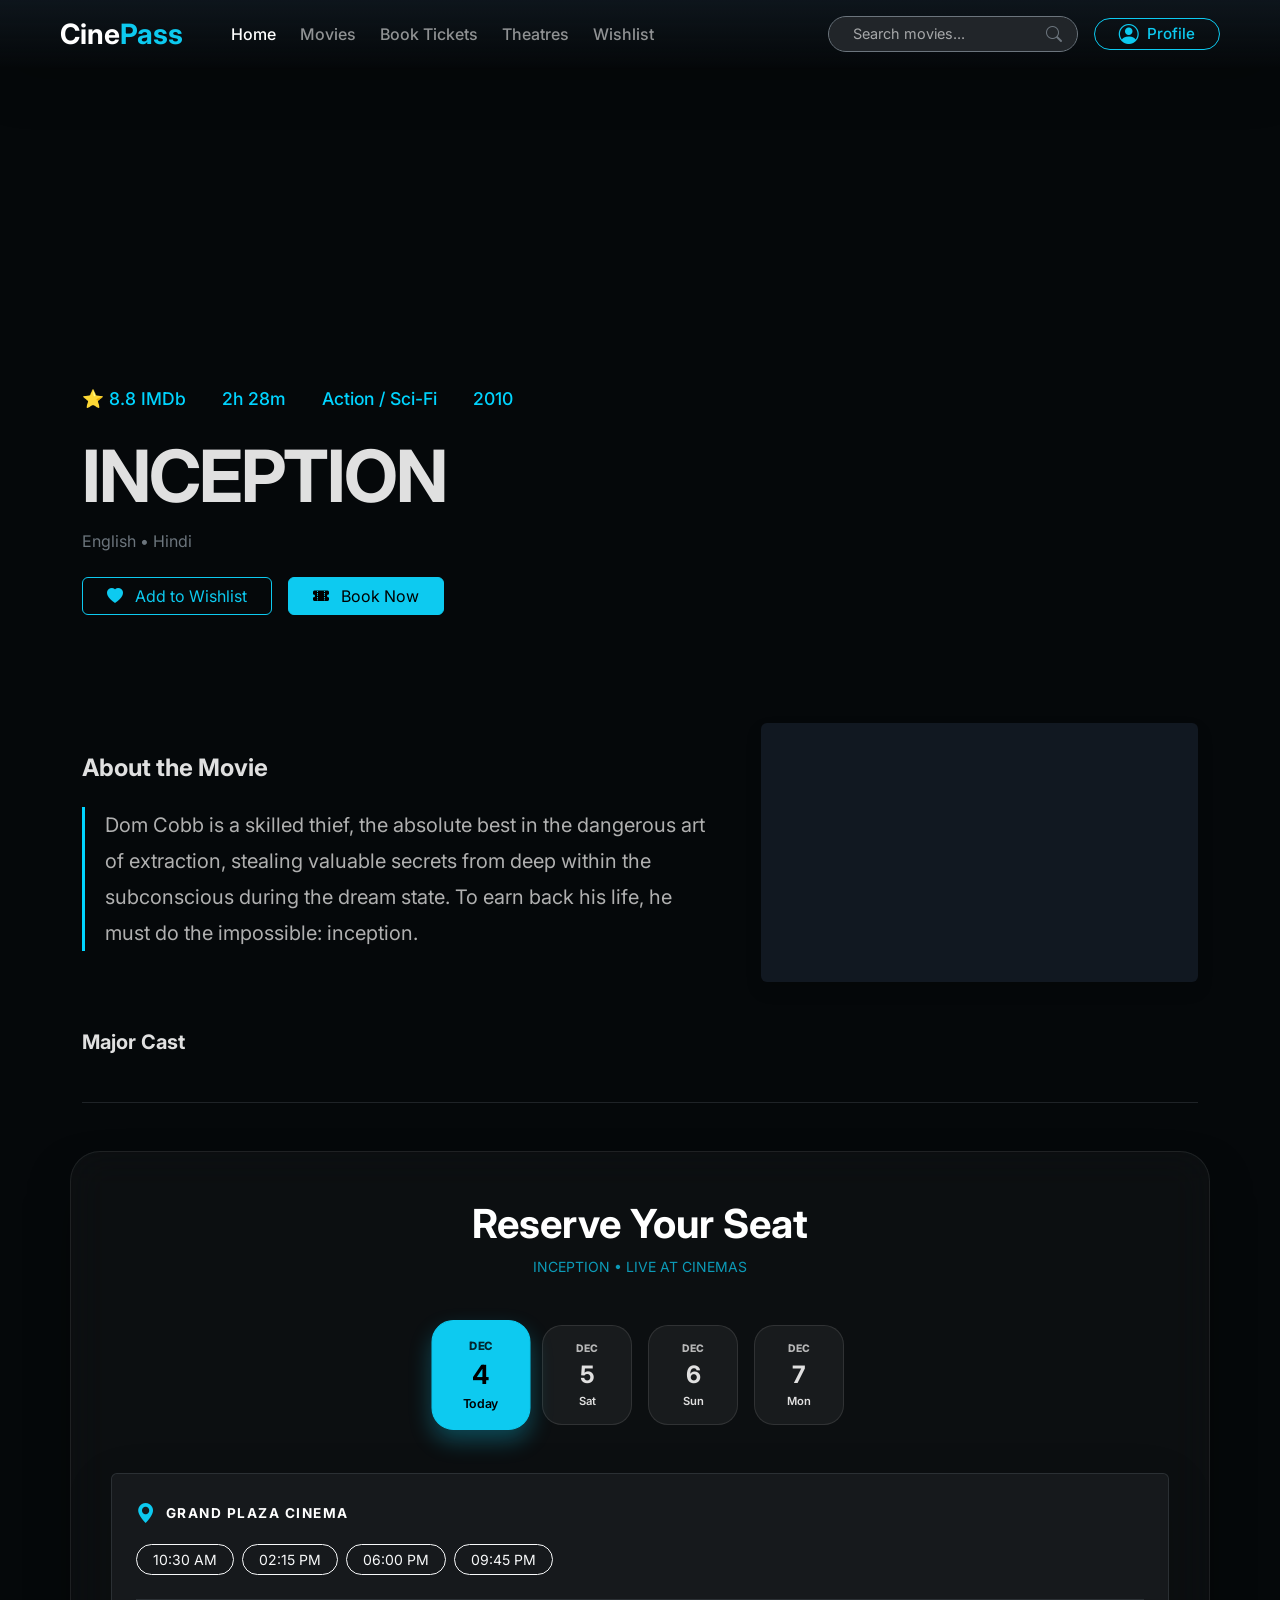
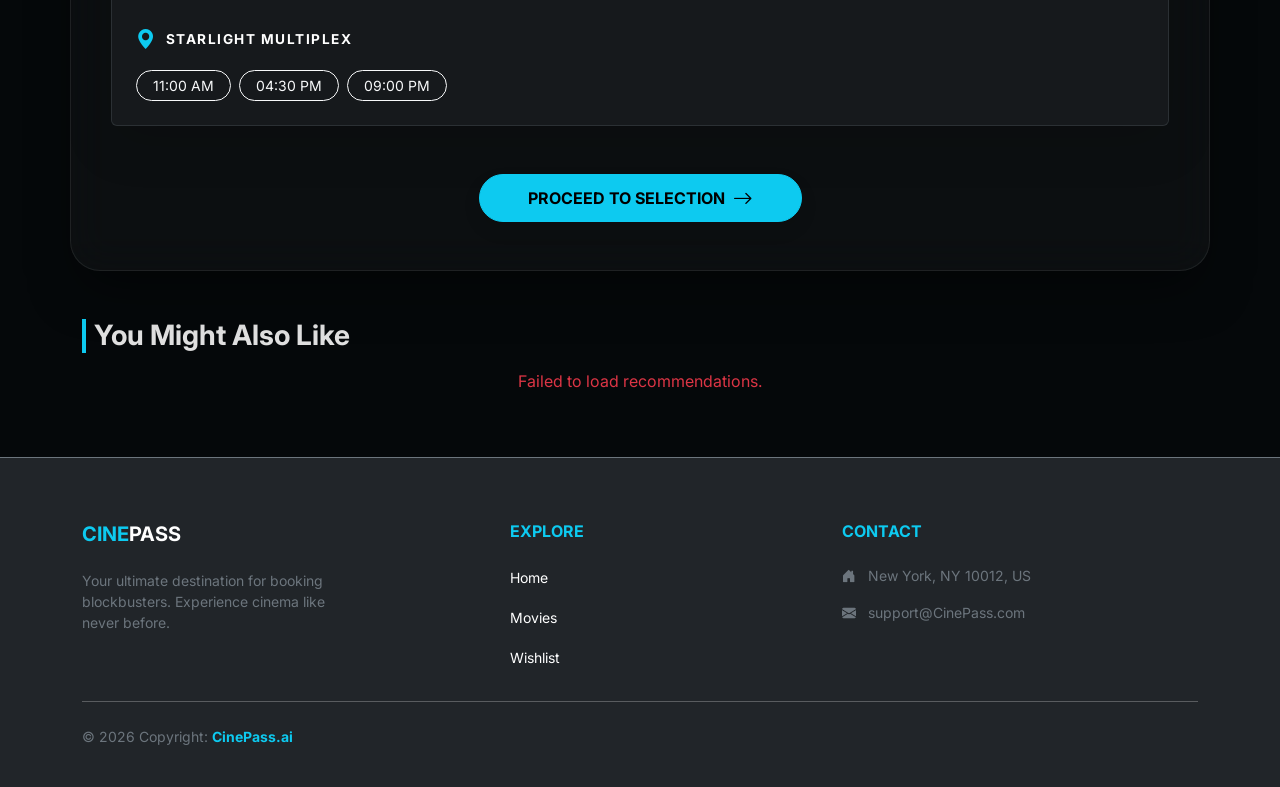
<file: details.html>
<!DOCTYPE html>
<html lang="en">

<head>
    <meta charset="UTF-8">
    <meta name="viewport" content="width=device-width, initial-scale=1.0">
    <title>Movies | CinePass</title>
    <link rel="icon" type="image/png" href="./favicon.png?v=1">
    <link href="https://cdn.jsdelivr.net/npm/bootstrap@5.3.0/dist/css/bootstrap.min.css" rel="stylesheet">
    <link href="https://fonts.googleapis.com/css2?family=Inter:wght@300;400;700&display=swap" rel="stylesheet">
    <link rel="stylesheet" href="https://cdn.jsdelivr.net/npm/bootstrap-icons@1.11.3/font/bootstrap-icons.min.css">
    <link rel="stylesheet" href="style.css">

    <script src="js/config.js" defer></script>
    <script src="js/api.js" defer></script>
    <script src="js/storage.js" defer></script>
    <script src="js/wishlist.js" defer></script>
    <script src="js/details.js" defer></script>
    <script src="js/search.js" defer></script>
    <style>
        /* Custom Search Input Focus */
        .search-input:focus {
            background-color: #212529 !important;
            color: white !important;
            border-color: #0dcaf0 !important;
            box-shadow: 0 0 0 0.25rem rgba(13, 202, 240, 0.25) !important;
        }

        .navbar-nav .nav-link {
            transition: color 0.3s ease-in-out;
        }

        .navbar-nav .nav-link:hover {
            color: #0dcaf0 !important;
        }

        footer a.text-white:hover {
            color: #0dcaf0 !important;
            text-shadow: 0 0 8px rgba(13, 202, 240, 0.4);
            /* Optional: Adds a tiny neon glow to match your theme! */
            transition: color 0.3s ease-in-out, text-shadow 0.3s ease-in-out;
        }
    </style>
</head>

<body>
    <nav class="navbar navbar-expand-lg navbar-dark fixed-top px-lg-5 px-3 shadow-lg" id="mainNavbar">
        <div class="container-fluid">
            <!-- Logo -->
            <a class="navbar-brand fw-bold fs-3 transition-all" href="index.html">
                Cine<span class="text-info">Pass</span>
            </a>

            <!-- Mobile Menu Toggle Button -->
            <button class="navbar-toggler border-0 shadow-none" type="button" data-bs-toggle="collapse"
                data-bs-target="#navbarNav" aria-controls="navbarNav" aria-expanded="false"
                aria-label="Toggle navigation">
                <span class="navbar-toggler-icon"></span>
            </button>

            <!-- Navbar Links & Right-Side Actions -->
            <div class="collapse navbar-collapse" id="navbarNav">

                <!-- Main Navigation Links -->
                <ul class="navbar-nav me-auto mb-2 mb-lg-0 ms-lg-4 gap-lg-2">
                    <li class="nav-item"><a class="nav-link active fw-medium" href="index.html">Home</a></li>
                    <li class="nav-item"><a class="nav-link fw-medium" href="details.html?id=27205">Movies</a></li>
                    <li class="nav-item"><a class="nav-link fw-medium" href="details.html?id=27205#booking-section">Book
                            Tickets</a></li>
                    <li class="nav-item"><a class="nav-link fw-medium" href="theatres.html">Theatres</a></li>
                    <li class="nav-item"><a class="nav-link fw-medium" href="wishlist.html">Wishlist</a></li>
                </ul>

                <!-- Search and Profile Section -->
                <div class="d-flex flex-column flex-lg-row align-items-lg-center gap-3 mt-3 mt-lg-0">

                    <!-- Search Bar -->
                    <!-- Search Bar -->
                    <form class="d-flex position-relative w-100" style="max-width: 250px;" id="searchForm">
                        <input id="searchInput"
                            class="form-control bg-dark text-white border-secondary rounded-pill ps-4 pe-5 search-input"
                            type="search" placeholder="Search movies..." style="font-size: 0.9rem;" required>
                        <button type="submit"
                            class="btn position-absolute end-0 top-50 translate-middle-y text-secondary border-0 shadow-none px-3">
                            <i class="bi bi-search"></i>
                        </button>
                    </form>
                    <!-- Profile Button with Text -->
                    <a href="profile.html"
                        class="btn btn-outline-info rounded-pill d-flex align-items-center gap-2 px-4 py-1 transition-all">
                        <i class="bi bi-person-circle fs-5 lh-1"></i>
                        <span class="fw-medium" style="font-size: 0.95rem;" id="nav-user-name">Profile</span>
                    </a>

                </div>
            </div>
        </div>
    </nav>

    <section class="hero-banner" id="movie-hero">
        <div class="container">
            <div class="hero-content">
                <div class="movie-meta" id="movie-meta">
                    <span class="me-3">⭐ 8.8 IMDb</span>
                    <span class="me-3">2h 28m</span>
                    <span class="me-3">Action / Sci-Fi</span>
                    <span>2010</span>
                </div>
                <h1 class="display-3 fw-bold mt-2" id="movie-title">INCEPTION</h1>
                <p class="text-secondary w-75 d-none d-md-block" id="movie-language">English • Hindi</p>
                <div class="mt-4 d-flex gap-3 flex-wrap">
                    <button class="btn btn-outline-info px-4" id="wishlistBtn">
                        <i class="bi bi-heart-fill me-2"></i> Add to Wishlist
                    </button>
                    <a href="#booking-section" class="btn btn-info px-4" id="bookNowBtn">
                        <i class="bi bi-ticket-perforated-fill me-2"></i> Book Now
                    </a>
                </div>
            </div>
        </div>
    </section>

    <div class="container mt-5">
        <div class="row g-5 align-items-center">
            <div class="col-lg-7">
                <h4 class="mb-4 fw-bold">About the Movie</h4>
                <p class="synopsis-text mb-0 fs-5" id="movie-overview">
                    Dom Cobb is a skilled thief, the absolute best in the dangerous art of extraction, stealing valuable
                    secrets from deep within the subconscious during the dream state. To earn back his life, he must do
                    the impossible: inception.
                </p>
            </div>
            <div class="col-lg-5">
                <div class="trailer-box rounded overflow-hidden shadow">
                    <div class="ratio ratio-16x9">
                        <iframe id="movie-trailer" allowfullscreen></iframe>
                    </div>
                </div>
            </div>
        </div>

        <div class="row mt-5">
            <div class="col-12">
                <h5 class="mb-4 fw-bold">Major Cast</h5>
                <div id="cast-container" class="row g-4 text-center"></div>
            </div>
        </div>

        <hr class="my-5 border-secondary opacity-25">
    </div>

    <div class="container py-5 booking-glass-container" id="booking-section">
        <!-- Header Section -->
        <div class="booking-header text-center mb-5">
            <h2 class="display-6 fw-bold text-white mb-2">Reserve Your Seat</h2>
            <p class="text-info opacity-75 small text-uppercase"><span id="dynamic-booking-title">Inception</span> •
                Live at Cinemas</p>
        </div>

        <!-- Dynamic Date Selection Wrapper -->
        <div class="date-scroll-wrapper mb-5">
            <div class="d-flex justify-content-center gap-3" id="date-container">
                <!-- Dynamic calendar dates injected here via JS -->
            </div>
        </div>

        <!-- Unified Venue Selection Block -->
        <div
            class="venue-selection p-4 rounded bg-dark bg-opacity-50 border border-secondary border-opacity-25 shadow-lg">

            <!-- Venue 1 -->
            <div class="venue-group mb-4 pb-4 border-bottom border-secondary border-opacity-25">
                <p class="venue-label fw-bold text-white mb-3 d-flex align-items-center">
                    <i class="bi bi-geo-alt-fill text-info me-2 fs-5"></i>Grand Plaza Cinema
                </p>
                <div class="time-grid d-flex gap-2 flex-wrap">
                    <a href="seat-selection.html"
                        class="btn btn-outline-light btn-sm rounded-pill px-3 py-1.5 transition-all">10:30 AM</a>
                    <a href="seat-selection.html"
                        class="btn btn-outline-light btn-sm rounded-pill px-3 py-1.5 transition-all">02:15 PM</a>
                    <a href="seat-selection.html"
                        class="btn btn-outline-light btn-sm rounded-pill px-3 py-1.5 transition-all">06:00 PM</a>
                    <a href="seat-selection.html"
                        class="btn btn-outline-light btn-sm rounded-pill px-3 py-1.5 transition-all">09:45 PM</a>
                </div>
            </div>

            <!-- Venue 2 -->
            <div class="venue-group">
                <p class="venue-label fw-bold text-white mb-3 d-flex align-items-center">
                    <i class="bi bi-geo-alt-fill text-info me-2 fs-5"></i>Starlight Multiplex
                </p>
                <div class="time-grid d-flex gap-2 flex-wrap">
                    <a href="seat-selection.html"
                        class="btn btn-outline-light btn-sm rounded-pill px-3 py-1.5 transition-all">11:00 AM</a>
                    <a href="seat-selection.html"
                        class="btn btn-outline-light btn-sm rounded-pill px-3 py-1.5 transition-all">04:30 PM</a>
                    <a href="seat-selection.html"
                        class="btn btn-outline-light btn-sm rounded-pill px-3 py-1.5 transition-all">09:00 PM</a>
                </div>
            </div>

        </div>

        <!-- CTA Button Block -->
        <div class="text-center mt-5">
            <a href="seat-selection.html"
                class="btn btn-info btn-lg px-5 py-2.5 rounded-pill shadow d-inline-flex align-items-center gap-2 transition-all fw-bold text-uppercase fs-6">
                <span>Proceed to Selection</span>
                <i class="bi bi-arrow-right fs-5"></i>
            </a>
        </div>
    </div>
    <!-- You Might Also Like Section -->
    <!-- You Might Also Like Section -->
<div class="container mt-5 mb-5">
    <h3 class="fw-bold mb-4 border-start border-info border-4 ps-2">You Might Also Like</h3>
    
    <!-- Empty grid where JS will inject the movies -->
    <div class="row row-cols-2 row-cols-sm-3 row-cols-md-4 row-cols-lg-5 g-4" id="similar-movies-grid">
        <!-- Spinner shows while loading -->
        <div class="col-12 w-100 text-center text-secondary py-4" id="similar-loading">
            <div class="spinner-border text-info" role="status">
                <span class="visually-hidden">Loading...</span>
            </div>
        </div>
    </div>
</div>

    <footer class="bg-dark text-white pt-5 pb-4 mt-5 border-top border-secondary">
        <div class="container text-center text-md-start">
            <div class="row">
                <div class="col-md-3 mt-3">
                    <h5 class="text-uppercase mb-4 fw-bold text-info">Cine<span class="text-white">Pass</span></h5>
                    <p class="small text-secondary">Your ultimate destination for booking blockbusters. Experience
                        cinema like never before.</p>
                </div>
                <div class="col-md-2 mt-3 mx-auto">
                    <h6 class="text-uppercase mb-4 fw-bold text-info">Explore</h6>
                    <p><a href="index.html" class="text-white text-decoration-none small">Home</a></p>
                    <p><a href="details.html?id=27205" class="text-white text-decoration-none small">Movies</a></p>
                    <p><a href="wishlist.html" class="text-white text-decoration-none small">Wishlist</a></p>
                </div>
                <div class="col-md-4 mt-3 text-secondary">
                    <h6 class="text-uppercase mb-4 fw-bold text-info">Contact</h6>
                    <p class="small"><i class="bi bi-house-door-fill me-2"></i> New York, NY 10012, US</p>
                    <p class="small"><i class="bi bi-envelope-fill me-2"></i> support@CinePass.com</p>
                </div>
            </div>
            <hr class="mb-4">
            <div class="row align-items-center">
                <div class="col-md-7">
                    <p class="small text-secondary text-center text-md-start">
                        &copy; 2026 Copyright: <strong class="text-info">CinePass.ai</strong>
                    </p>
                </div>
            </div>
        </div>
    </footer>

    <script src="https://cdn.jsdelivr.net/npm/bootstrap@5.3.0/dist/js/bootstrap.bundle.min.js"></script>
    <script>
        window.addEventListener('scroll', function () {
            const nav = document.getElementById('mainNavbar');
            if (window.scrollY > 50) {
                nav.style.background = 'rgba(5, 8, 10, 0.95)';
                nav.style.backdropFilter = 'blur(10px)';
            } else {
                nav.style.background = 'linear-gradient(to bottom, rgba(15, 23, 30, 0.9), rgba(15, 23, 30, 0))';
                nav.style.backdropFilter = 'none';
            }
        });

        // Navbar transparent-to-solid scroll logic
        window.addEventListener('scroll', function () {
            const nav = document.getElementById('mainNavbar');
            if (window.scrollY > 50) {
                nav.style.background = 'rgba(5, 8, 10, 0.95)';
                nav.style.backdropFilter = 'blur(10px)';
            } else {
                nav.style.background = 'linear-gradient(to bottom, rgba(15, 23, 30, 0.9), rgba(15, 23, 30, 0))';
                nav.style.backdropFilter = 'none';
            }
        });

        // Dynamic Showtimes Dates Generator
        function generateBookingDates() {
            const container = document.getElementById('date-container');
            if (!container) return;

            const months = ["JAN", "FEB", "MAR", "APR", "MAY", "JUN", "JUL", "AUG", "SEP", "OCT", "NOV", "DEC"];
            const days = ["Sun", "Mon", "Tue", "Wed", "Thu", "Fri", "Sat"];
            let dateHTML = '';

            for (let i = 0; i < 4; i++) {
                const currentDate = new Date();
                currentDate.setDate(currentDate.getDate() + i);

                const monthStr = months[currentDate.getMonth()];
                const dateNum = currentDate.getDate();
                const dayLabel = (i === 0) ? 'Today' : days[currentDate.getDay()];
                const activeClass = (i === 0) ? 'active' : '';

                dateHTML += `
                    <div class="date-item ${activeClass}">
                        <span class="month">${monthStr}</span>
                        <span class="num">${dateNum}</span>
                        <span class="day-name">${dayLabel}</span>
                    </div>
                `;
            }
            container.innerHTML = dateHTML;
        }

        // Run as soon as the DOM settles
        document.addEventListener('DOMContentLoaded', generateBookingDates);
    </script>
</body>

</html>
</file>
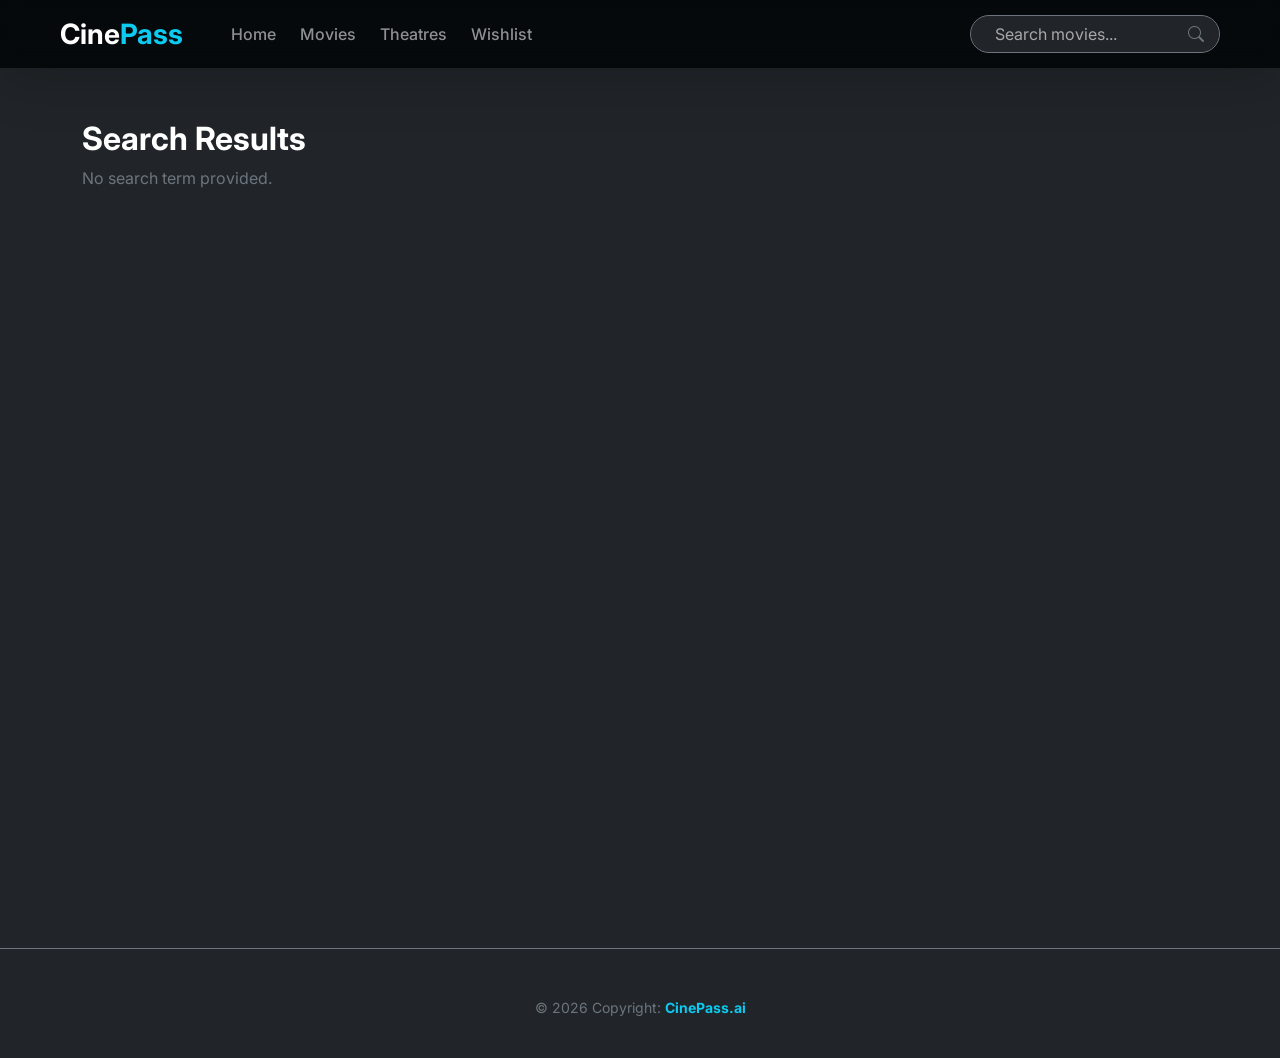
<file: search-results.html>
<!DOCTYPE html>
<html lang="en">

<head>
    <meta charset="UTF-8">
    <meta name="viewport" content="width=device-width, initial-scale=1.0">
    <title>Search Results | CinePass</title>
    <link rel="icon" type="image/png" href="./favicon.png?v=1">
    <link href="https://cdn.jsdelivr.net/npm/bootstrap@5.3.0/dist/css/bootstrap.min.css" rel="stylesheet">
    <link rel="stylesheet" href="style.css">
    <link href="https://fonts.googleapis.com/css2?family=Inter:wght@300;400;700&display=swap" rel="stylesheet">
    <link rel="stylesheet" href="https://cdn.jsdelivr.net/npm/bootstrap-icons@1.11.3/font/bootstrap-icons.min.css">
    <style>
        /* Custom Search Input Focus */
        .search-input:focus {
            background-color: #212529 !important;
            color: white !important;
            border-color: #0dcaf0 !important;
            box-shadow: 0 0 0 0.25rem rgba(13, 202, 240, 0.25) !important;
        }

        .navbar-nav .nav-link {
            transition: color 0.3s ease-in-out;
        }

        .navbar-nav .nav-link:hover {
            color: #0dcaf0 !important;
        }
    </style>
</head>

<body class="bg-dark text-white">

    <!-- Navbar -->
    <nav class="navbar navbar-expand-lg navbar-dark fixed-top px-lg-5 px-3 shadow-lg"
        style="background: rgba(5, 8, 10, 0.95); backdrop-filter: blur(10px);">
        <div class="container-fluid">
            <a class="navbar-brand fw-bold fs-3" href="index.html">
                Cine<span class="text-info">Pass</span>
            </a>
            <button class="navbar-toggler border-0 shadow-none" type="button" data-bs-toggle="collapse"
                data-bs-target="#navbarNav">
                <span class="navbar-toggler-icon"></span>
            </button>
            <div class="collapse navbar-collapse" id="navbarNav">
                <ul class="navbar-nav me-auto mb-2 mb-lg-0 ms-lg-4 gap-lg-2">
                    <li class="nav-item"><a class="nav-link fw-medium" href="index.html">Home</a></li>
                    <li class="nav-item"><a class="nav-link fw-medium" href="details.html?id=27205">Movies</a></li>
                    <li class="nav-item"><a class="nav-link fw-medium" href="theatres.html">Theatres</a></li>
                    <li class="nav-item"><a class="nav-link fw-medium" href="wishlist.html">Wishlist</a></li>
                </ul>
                <div class="d-flex flex-column flex-lg-row align-items-lg-center gap-3">
                    <!-- Removed the second class attribute from the form -->
                    <form class="d-flex position-relative w-100" style="max-width: 250px;" id="searchForm">

                        <!-- Added 'search-input' to the input's class list -->
                        <input id="searchInput"
                            class="search-input form-control bg-dark text-white border-secondary rounded-pill ps-4 pe-5"
                            type="search" placeholder="Search movies...">

                        <button type="submit"
                            class="btn position-absolute end-0 top-50 translate-middle-y text-secondary border-0 shadow-none px-3">
                            <i class="bi bi-search"></i>
                        </button>
                    </form>
                </div>
            </div>
        </div>
    </nav>

    <!-- Main Results Container -->
    <div class="container mt-5 pt-5 min-vh-100">
        <div class="row pt-4">
            <div class="col-12">
                <h2 class="fw-bold mb-2">Search Results</h2>
                <p class="text-secondary mb-4" id="search-status">Searching for movies...</p>
            </div>
        </div>

        <!-- Movie Grid Grid -->
        <div class="row row-cols-2 row-cols-sm-3 row-cols-md-4 row-cols-lg-5 g-4 g-lg-4 gy-3 mb-5" id="results-grid">
            <!-- Dynamic movie cards will inject here -->
        </div>
    </div>

    <!-- Footer -->
    <footer class="bg-dark text-white pt-5 pb-4 border-top border-secondary">
        <div class="container text-center text-md-start">
            <p class="small text-secondary text-center">© 2026 Copyright: <strong class="text-info">CinePass.ai</strong>
            </p>
        </div>
    </footer>

    <!-- Scripts -->
    <script src="https://cdn.jsdelivr.net/npm/bootstrap@5.3.0/dist/js/bootstrap.bundle.min.js"></script>
    <script src="js/config.js"></script>
    <script src="js/api.js"></script>
    <script src="js/search-results.js"></script>
    <script src="js/search.js"></script>
</body>

</html>
</file>
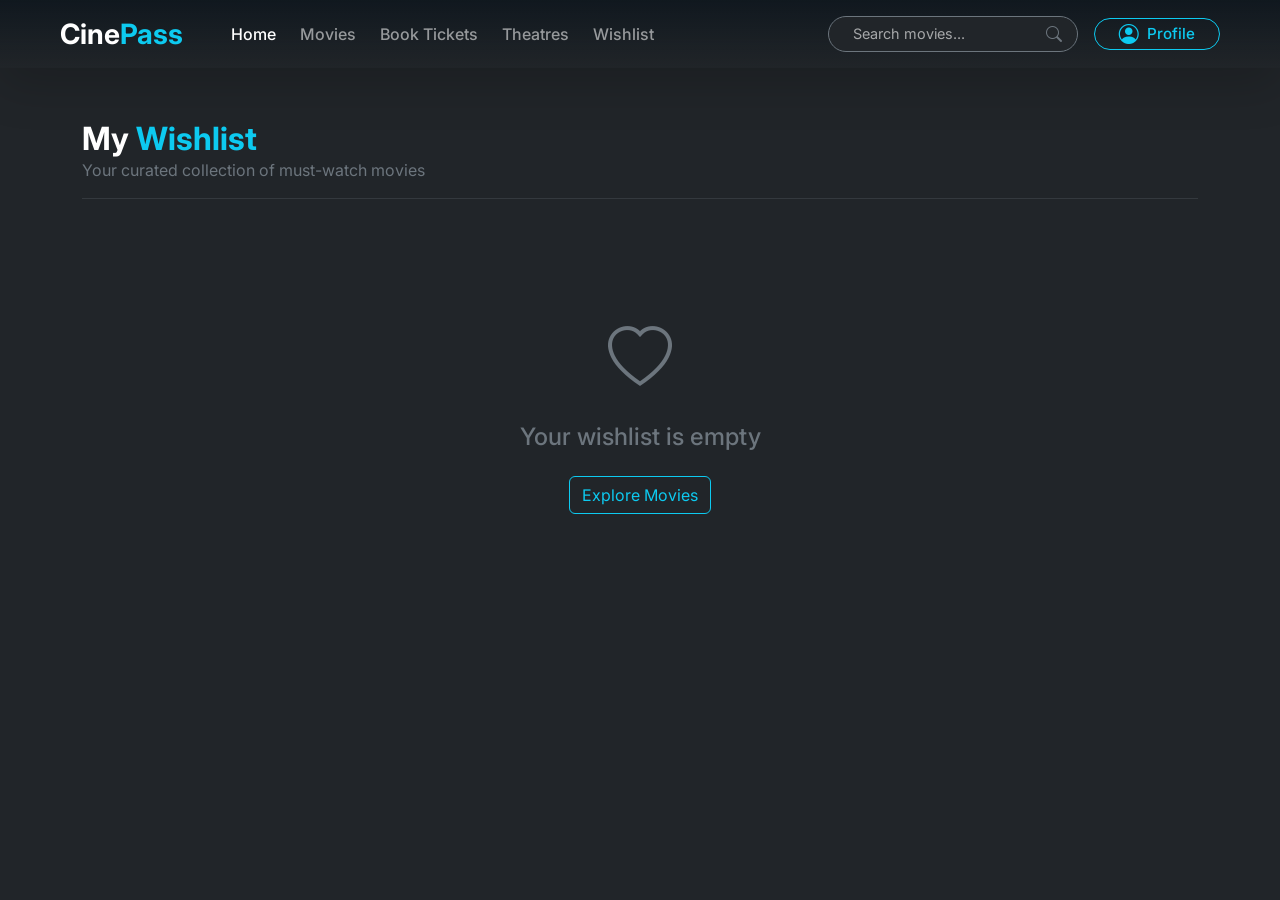
<file: wishlist.html>
<!DOCTYPE html>
<html lang="en">

<head>
    <meta charset="UTF-8">
    <meta name="viewport" content="width=device-width, initial-scale=1.0">
    <title>My Wishlist | CinePass</title>
    <link rel="icon" type="image/png" href="./favicon.png?v=1">
    <link rel="icon" type="image/png" href="./favicon.png?v=1">
    <link href="https://cdn.jsdelivr.net/npm/bootstrap@5.3.0/dist/css/bootstrap.min.css" rel="stylesheet">
    <link href="https://fonts.googleapis.com/css2?family=Inter:wght@300;400;700&display=swap" rel="stylesheet">
    <link rel="stylesheet" href="https://cdn.jsdelivr.net/npm/bootstrap-icons@1.11.3/font/bootstrap-icons.min.css">
    <link rel="stylesheet" href="style.css">
    <style>
        /* Custom Search Input Focus */
        .search-input:focus {
            background-color: #212529 !important;
            color: white !important;
            border-color: #0dcaf0 !important;
            box-shadow: 0 0 0 0.25rem rgba(13, 202, 240, 0.25) !important;
        }

        .navbar-nav .nav-link {
            transition: color 0.3s ease-in-out;
        }

        .navbar-nav .nav-link:hover {
            color: #0dcaf0 !important;
        }
    </style>
</head>

<body class="bg-dark text-white">
    <nav class="navbar navbar-expand-lg navbar-dark fixed-top px-lg-5 px-3 shadow-lg" id="mainNavbar">
        <div class="container-fluid">
            <!-- Logo -->
            <a class="navbar-brand fw-bold fs-3 transition-all" href="index.html">
                Cine<span class="text-info">Pass</span>
            </a>

            <!-- Mobile Menu Toggle Button -->
            <button class="navbar-toggler border-0 shadow-none" type="button" data-bs-toggle="collapse"
                data-bs-target="#navbarNav" aria-controls="navbarNav" aria-expanded="false"
                aria-label="Toggle navigation">
                <span class="navbar-toggler-icon"></span>
            </button>

            <!-- Navbar Links & Right-Side Actions -->
            <div class="collapse navbar-collapse" id="navbarNav">

                <!-- Main Navigation Links -->
                <ul class="navbar-nav me-auto mb-2 mb-lg-0 ms-lg-4 gap-lg-2">
                    <li class="nav-item"><a class="nav-link active fw-medium" href="index.html">Home</a></li>
                    <li class="nav-item"><a class="nav-link fw-medium" href="details.html?id=27205">Movies</a></li>
                    <li class="nav-item"><a class="nav-link fw-medium" href="details.html?id=27205#booking-section">Book
                            Tickets</a></li>
                    <li class="nav-item"><a class="nav-link fw-medium" href="theatres.html">Theatres</a></li>
                    <li class="nav-item"><a class="nav-link fw-medium" href="wishlist.html">Wishlist</a></li>
                </ul>

                <!-- Search and Profile Section -->
                <div class="d-flex flex-column flex-lg-row align-items-lg-center gap-3 mt-3 mt-lg-0">

                    <!-- Search Bar -->
                    <!-- Search Bar -->
<form class="d-flex position-relative w-100" style="max-width: 250px;" id="searchForm">
    <input
        id="searchInput"
        class="form-control bg-dark text-white border-secondary rounded-pill ps-4 pe-5 search-input"
        type="search" placeholder="Search movies..." style="font-size: 0.9rem;" required>
    <button type="submit"
        class="btn position-absolute end-0 top-50 translate-middle-y text-secondary border-0 shadow-none px-3">
        <i class="bi bi-search"></i>
    </button>
</form>
                    <!-- Profile Button with Text -->
                    <a href="profile.html"
                        class="btn btn-outline-info rounded-pill d-flex align-items-center gap-2 px-4 py-1 transition-all">
                        <i class="bi bi-person-circle fs-5 lh-1"></i>
                        <span class="fw-medium" style="font-size: 0.95rem;" id="nav-user-name">Profile</span>
                    </a>

                </div>
            </div>
        </div>
    </nav>

    <div class="container" style="padding-top: 120px;">
        <div class="row mb-5">
            <div class="col-12">
                <h2 class="fw-bold mb-0">My <span class="text-info">Wishlist</span></h2>
                <p class="text-secondary">Your curated collection of must-watch movies</p>
                <hr class="border-secondary opacity-25">
            </div>
        </div>

        <div id="wishlist-container" class="row g-4">
            <div class="col-12 text-center py-5" id="loader">
                <div class="spinner-border text-info" role="status"></div>
                <p class="mt-3 text-secondary text-uppercase tracking-widest small">Loading your favorites...</p>
            </div>
        </div>
    </div>

    <script src="https://cdn.jsdelivr.net/npm/bootstrap@5.3.0/dist/js/bootstrap.bundle.min.js"></script>
    <script src="js/storage.js"></script>
    <script src="js/wishlist.js"></script>
    <script>
        window.addEventListener('scroll', function () {
            const nav = document.getElementById('mainNavbar');
            if (window.scrollY > 50) {
                nav.style.background = 'rgba(5, 8, 10, 0.95)';
                nav.style.backdropFilter = 'blur(10px)';
            } else {
                nav.style.background = 'linear-gradient(to bottom, rgba(15, 23, 30, 0.9), rgba(15, 23, 30, 0))';
                nav.style.backdropFilter = 'none';
            }
        });
    </script>
</body>

</html>
</file>
<file: style.css>
:root {
    --bg-dark: #0f171e;
    --accent-blue: #1a98ff;
    --card-width: 220px;
    --glass-bg: rgba(15, 23, 30, 0.7);
    --neon-blue: #00d4ff;
    --deep-dark: #05080a;
    --surface: #111821;
    --bg-dark: #0f171e;         /* Your Amazon Style Dark Blue */
            --deep-dark: #05080a;      /* True Black for depth */
            --accent-blue: #00d4ff;    /* Your Neon Cyan */
            --color-available: #2ecc71; /* Success Green */
            --color-selected: #f1c40f;  /* Selection Gold */
            --color-occupied: #e74c3c;  /* Danger Red */
}

body {
    background-color: var(--bg-dark);
    color: white;
    font-family: 'Poppins', sans-serif;
    overflow-x: hidden;
}

.navbar {
    background: linear-gradient(to bottom, rgba(15, 23, 30, 0.9), rgba(15, 23, 30, 0));
    transition: 0.4s;
}

.form-control.bg-dark {
    color: white !important;
}

/* This targets the "Search movies..." placeholder text */
.form-control.bg-dark::placeholder {
    color: rgba(255, 255, 255, 0.6) !important;
}

#search:hover {
    background-color: transparent;
    color: white;
}

/* Hero Carousel Styling */
.carousel-item img {
    height: 85vh;
    object-fit: cover;
    filter: brightness(60%);
}

/* Hide buttons by default */
.carousel-control-prev,
.carousel-control-next {
    opacity: 0;
    transition: opacity 0.3s ease;
}

/* Show buttons when hovering over the carousel */
#heroCarousel:hover .carousel-control-prev,
#heroCarousel:hover .carousel-control-next {
    opacity: 1;
}

.carousel-caption {
    bottom: 20%;
    text-align: left;
    left: 5%;
    z-index: 20; /* Prevents the invisible left carousel-control from capturing clicks */
}

/* Movie Row - The Horizontal Scroll */
.movie-row {
    display: flex;
    flex-wrap: nowrap;
    overflow-x: auto;
    gap: 15px;
    padding: 20px 0;
    scrollbar-width: none;
    /* Firefox */
}

.movie-row::-webkit-scrollbar {
    display: none;
    /* Chrome/Safari */
}

/* Movie Card Hover Effect */
.movie-card {
    min-width: var(--card-width);
    transition: transform 0.3s ease;
    cursor: pointer;
    border: none;
    background: none;
}

.movie-card:hover {
    transform: scale(1.1);
    z-index: 10;
}

.movie-card img {
    border-radius: 8px;
    box-shadow: 0 4px 15px rgba(0, 0, 0, 0.5);
}

.section-title {
    font-weight: 600;
    margin-top: 30px;
    padding-left: 10px;
    border-left: 4px solid var(--accent-blue);
}

.btn-booking {
    background-color: var(--accent-blue);
    color: white;
    border-radius: 4px;
    padding: 10px 25px;
    font-weight: 600;
}

footer a:hover {
    color: #1a98ff !important;
    /* Changes color to accent blue on hover */
    transition: 0.3s;
}

body {
    background-color: var(--deep-dark);
    color: #e0e0e0;
    font-family: 'Inter', sans-serif;
}

/* 1️⃣ Hero Banner with Integrated Info */
.hero-banner {
    position: relative;
    height: 75vh;
    background: linear-gradient(to bottom, rgba(5, 8, 10, 0.2) 0%, var(--deep-dark) 100%),
        url('https://images.unsplash.com/photo-1536440136628-849c177e76a1?auto=format&fit=crop&w=1600&q=80');
    background-size: cover;
    background-position: center;
    display: flex;
    align-items: flex-end;
    padding-bottom: 60px;
}

.hero-content h1 {
    font-size: 4.5rem;
    font-weight: 800;
    letter-spacing: -2px;
    text-transform: uppercase;
    margin-bottom: 10px;
}

.movie-meta {
    font-size: 1.1rem;
    color: var(--neon-blue);
    font-weight: 500;
    display: flex;
    gap: 20px;
    margin-bottom: 20px;
}

/* 2️⃣ Synopsis Styling */
.synopsis-text {
    color: #b0b0b0;
    line-height: 1.8;
    border-left: 3px solid var(--neon-blue);
    padding-left: 20px;
}

/* 3️⃣ Cast Section (Simple Names) */
.cast-name {
    background: var(--surface);
    padding: 10px 20px;
    border-radius: 50px;
    border: 1px solid #222;
    font-size: 0.9rem;
    transition: 0.3s;
}

.cast-name:hover {
    border-color: var(--neon-blue);
    color: var(--neon-blue);
}

/* 4️⃣ Trailer Styling (Improved Sizing) */
.trailer-box {
    background: var(--surface);
    padding: 15px;
    border-radius: 20px;
    box-shadow: 0 20px 40px rgba(0, 0, 0, 0.6);
}

.video-container {
    position: relative;
    padding-bottom: 56.25%;
    /* 16:9 */
    height: 0;
    border-radius: 12px;
    overflow: hidden;
}

.video-container iframe {
    position: absolute;
    top: 0;
    left: 0;
    width: 100%;
    height: 100%;
}

/* 5️⃣ Show Timings (Sleek Buttons) */
.time-pill {
    background: transparent;
    border: 1px solid #333;
    color: white;
    padding: 12px 30px;
    border-radius: 12px;
    font-weight: 600;
    text-decoration: none;
    transition: all 0.3s ease;
}

.time-pill:hover {
    background: var(--neon-blue);
    border-color: var(--neon-blue);
    color: #000;
    transform: translateY(-3px);
}

.btn-booking {
    background: var(--neon-blue);
    color: #000;
    font-weight: 700;
    padding: 18px 60px;
    border-radius: 12px;
    text-transform: uppercase;
    letter-spacing: 1px;
    border: none;
    transition: 0.3s;
}

.btn-booking:hover {
    background: #00b8e6;
    box-shadow: 0 0 25px rgba(0, 212, 255, 0.4);
}

.screen-container {
            width: 100%;
            display: flex;
            flex-direction: column;
            align-items: center;
            margin: 40px 0;
        }

        .screen-curve {
            width: 75%;
            height: 6px;
            background: white;
            border-radius: 50%;
            box-shadow: 0 8px 25px rgba(255, 255, 255, 0.4), 0 0 15px var(--accent-blue);
        }

        /* Legend Style */
        .legend-container {
            background: var(--bg-dark);
            padding: 15px 30px;
            border-radius: 50px;
            border: 1px solid #222;
            margin-bottom: 50px;
        }

        /* Seat Grid Styling */
        .seat {
            width: 24px;
            height: 22px;
            margin: 4px;
            border-radius: 6px 6px 2px 2px;
            cursor: pointer;
            transition: 0.3s cubic-bezier(0.175, 0.885, 0.32, 1.275);
        }

        .available { background-color: var(--color-available); opacity: 0.7; }
        .occupied { background-color: var(--color-occupied); cursor: not-allowed; opacity: 0.3; }
        .selected { background-color: var(--color-selected); box-shadow: 0 0 15px var(--color-selected); opacity: 1; }

        .seat:hover:not(.occupied) {
            transform: translateY(-5px) scale(1.1);
            opacity: 1;
        }

        .row-label {
            width: 40px;
            font-weight: 700;
            color: var(--accent-blue);
            font-size: 0.85rem;
            text-align: center;
        }

        /* Aisle logic */
        .aisle { width: 35px; }

        /* Modern Booking Bar */
        .booking-bar {
            position: fixed;
            bottom: 0;
            width: 100%;
            background: var(--bg-dark);
            padding: 20px 0;
            border-top: 1px solid #333;
            box-shadow: 0 -10px 30px rgba(0,0,0,0.5);
            z-index: 1000;
        }

        .btn-payment {
            background: var(--accent-blue);
            color: #000;
            font-weight: 700;
            border: none;
            border-radius: 10px;
            transition: 0.3s;
        }

        .btn-payment:hover {
            background: #fff;
            color: var(--accent-blue);
            box-shadow: 0 0 20px var(--accent-blue);
        }

        /* Circular Cast Images */
.cast-img {
    width: 100px;
    height: 100px;
    object-fit: cover;
    border-radius: 50%;
    border: 2px solid rgba(13, 202, 240, 0.2); 
    transition: transform 0.3s ease, border-color 0.3s ease;
}

.cast-card:hover .cast-img {
    transform: scale(1.05);
    border-color: #0dcaf0; /* CinePass Info color on hover */
}

.cast-name-text {
    font-size: 0.95rem;
    font-weight: 600;
    color: #fff;
}

.video-container {
    position: relative;
    padding-bottom: 56.25%; /* 16:9 Aspect Ratio */
    height: 0;
    overflow: hidden;
    border-radius: 12px;
}

.video-container iframe {
    position: absolute;
    top: 0;
    left: 0;
    width: 100%;
    height: 100%;
}
.cast-name-text{
    font-size: 1.2rem;
    font-weight: 1;
}       

/* Container */
.booking-glass-container {
    background: rgba(255, 255, 255, 0.03);
    backdrop-filter: blur(20px);
    border: 1px solid rgba(255, 255, 255, 0.08);
    border-radius: 30px;
    padding: 50px 40px;
    box-shadow: 0 25px 50px -12px rgba(0, 0, 0, 0.5);
    scroll-margin-top: 80px;
}

/* Date Items */
.date-item {
    background: rgba(255, 255, 255, 0.05);
    border: 1px solid rgba(255, 255, 255, 0.1);
    border-radius: 20px;
    padding: 15px;
    min-width: 90px;
    text-align: center;
    cursor: pointer;
    transition: all 0.4s cubic-bezier(0.175, 0.885, 0.32, 1.275);
}

.date-item.active {
    background: #0dcaf0;
    border-color: #0dcaf0;
    transform: scale(1.1);
    box-shadow: 0 10px 20px rgba(13, 202, 240, 0.3);
}

.date-item.active span { color: #000; }
.date-item .month { display: block; font-size: 0.65rem; font-weight: 800; opacity: 0.8; }
.date-item .num { display: block; font-size: 1.5rem; font-weight: 700; }
.date-item .day-name { display: block; font-size: 0.7rem; font-weight: 600; }
.date-item:hover{
    background-color: #008ca8;
}
/* Venue & Times */
.venue-label {
    color: #0dcaf0;
    font-size: 0.85rem;
    font-weight: 700;
    text-transform: uppercase;
    letter-spacing: 1.5px;
    margin-bottom: 15px;
}

.time-grid {
    display: flex;
    flex-wrap: wrap;
    gap: 12px;
}

.time-btn {
    background: rgba(255, 255, 255, 0.04);
    border: 1px solid rgba(255, 255, 255, 0.1);
    padding: 12px 24px;
    border-radius: 12px;
    color: #fff;
    text-decoration: none;
    font-weight: 600;
    transition: all 0.3s ease;
}

.time-btn:hover {
    background: #fff;
    color: #000 !important;
    transform: translateY(-5px);
}

/* Big Checkout Button */
.btn-checkout {
    display: inline-flex;
    align-items: center;
    gap: 10px;
    background: linear-gradient(45deg, #0dcaf0, #008ca8);
    color: #000;
    padding: 18px 40px;
    border-radius: 50px;
    font-weight: 800;
    text-decoration: none;
    text-transform: uppercase;
    letter-spacing: 1px;
    transition: all 0.3s ease;
}

.btn-checkout:hover {
    transform: scale(1.05);
    box-shadow: 0 0 30px rgba(13, 202, 240, 0.5);
    color: #000;
}

/* Card Container with Internal Padding */
.review-card {
    background: rgba(255, 255, 255, 0.03);
    border: 1px solid rgba(255, 255, 255, 0.08);
    border-radius: 20px;
    height: 100%; /* Ensures all cards in a row are same height */
    transition: all 0.3s ease;
}

.review-card:hover {
    background: rgba(255, 255, 255, 0.05);
    border-color: #0dcaf0;
    transform: translateY(-10px);
    box-shadow: 0 15px 30px rgba(0, 0, 0, 0.4);
}

.review-avatar {
    width: 45px;
    height: 45px;
    border-radius: 50%;
    object-fit: cover;
    border: 2px solid rgba(13, 202, 240, 0.3);
}

.rating-badge {
    background: rgba(13, 202, 240, 0.1);
    color: #0dcaf0;
    padding: 4px 12px;
    border-radius: 50px;
    font-weight: 800;
    font-size: 0.85rem;
    height: fit-content;
}

.review-text {
    font-size: 0.95rem;
    line-height: 1.6;
    color: #d1d1d1;
    font-style: italic;
    margin-bottom: 0; /* Margin handled by footer padding */
}

/* Footer Padding and Divider */
.review-footer {
    border-top: 1px solid rgba(255, 255, 255, 0.05);
    margin-top: 20px; /* Space between text and footer */
}


/* 1. Hero Section Adjustments */
@media (max-width: 768px) {
    .hero-banner {
        height: 60vh; /* Shorter on mobile */
        padding-bottom: 30px;
    }
    
    .hero-content h1 {
        font-size: 2.5rem; /* Smaller title */
    }

    .movie-meta {
        font-size: 0.9rem;
        gap: 10px;
        flex-wrap: wrap; /* Prevent cutting off */
    }

    .carousel-item img {
        height: 60vh;
    }
}

/* 2. Movie Cards scaling */
@media (max-width: 576px) {
    :root {
        --card-width: 160px; /* Smaller cards on phones */
    }
    
    .section-title {
        font-size: 1.25rem;
    }
}

/* 3. Date Scroller Fix */
/* Ensure the dates scroll horizontally on tiny screens instead of squishing */
@media (max-width: 480px) {
    .date-scroll-wrapper .d-flex {
        justify-content: flex-start !important;
        overflow-x: auto;
        padding-bottom: 10px;
        -webkit-overflow-scrolling: touch;
    }
    
    .date-item {
        min-width: 75px;
    }
}

/* 4. Booking Container Padding */
@media (max-width: 768px) {
    .booking-glass-container {
        padding: 30px 15px;
        border-radius: 15px;
    }
}

/* 5. Trailer Box */
@media (max-width: 992px) {
    .trailer-box {
        margin-top: 30px;
    }
}


/* Custom Profile Styles */
.avatar-circle {
    width: 90px;
    height: 90px;
    background: #0dcaf0;
    color: #05080a;
    display: flex;
    align-items: center;
    justify-content: center;
    font-size: 2rem;
    font-weight: 800;
    border-radius: 50%;
    margin: 0 auto;
}

.stat-card {
    background: rgba(255, 255, 255, 0.03);
    border: 1px solid rgba(255, 255, 255, 0.08);
    padding: 20px;
    border-radius: 15px;
}

.stat-label { font-size: 0.7rem; color: #6c757d; text-transform: uppercase; letter-spacing: 1px; }
.stat-value { color: #0dcaf0; margin: 0; font-weight: 700; }

.section-heading { font-size: 0.75rem; letter-spacing: 2px; text-transform: uppercase; color: #0dcaf0; }

.glass-box {
    background: rgba(255, 255, 255, 0.02);
    border: 1px solid rgba(255, 255, 255, 0.08);
    border-radius: 15px;
    padding: 25px;
    backdrop-filter: blur(10px);
}

.ticket-accent { border-left: 4px solid #0dcaf0; }

.form-control-minimal {
    background: transparent !important;
    border: none !important;
    border-bottom: 1px solid rgba(255, 255, 255, 0.1) !important;
    color: white !important;
    border-radius: 0 !important;
    padding: 10px 0 !important;
}

.form-control-minimal:focus { border-color: #0dcaf0 !important; box-shadow: none !important; }

.wishlist-poster {
    width: 100%;
    aspect-ratio: 2/3;
    object-fit: cover;
    border-radius: 8px;
    border: 1px solid rgba(255, 255, 255, 0.1);
}

.empty-poster {
    width: 100%;
    aspect-ratio: 2/3;
    background: rgba(255, 255, 255, 0.02);
    border-radius: 8px;
}
</file>
